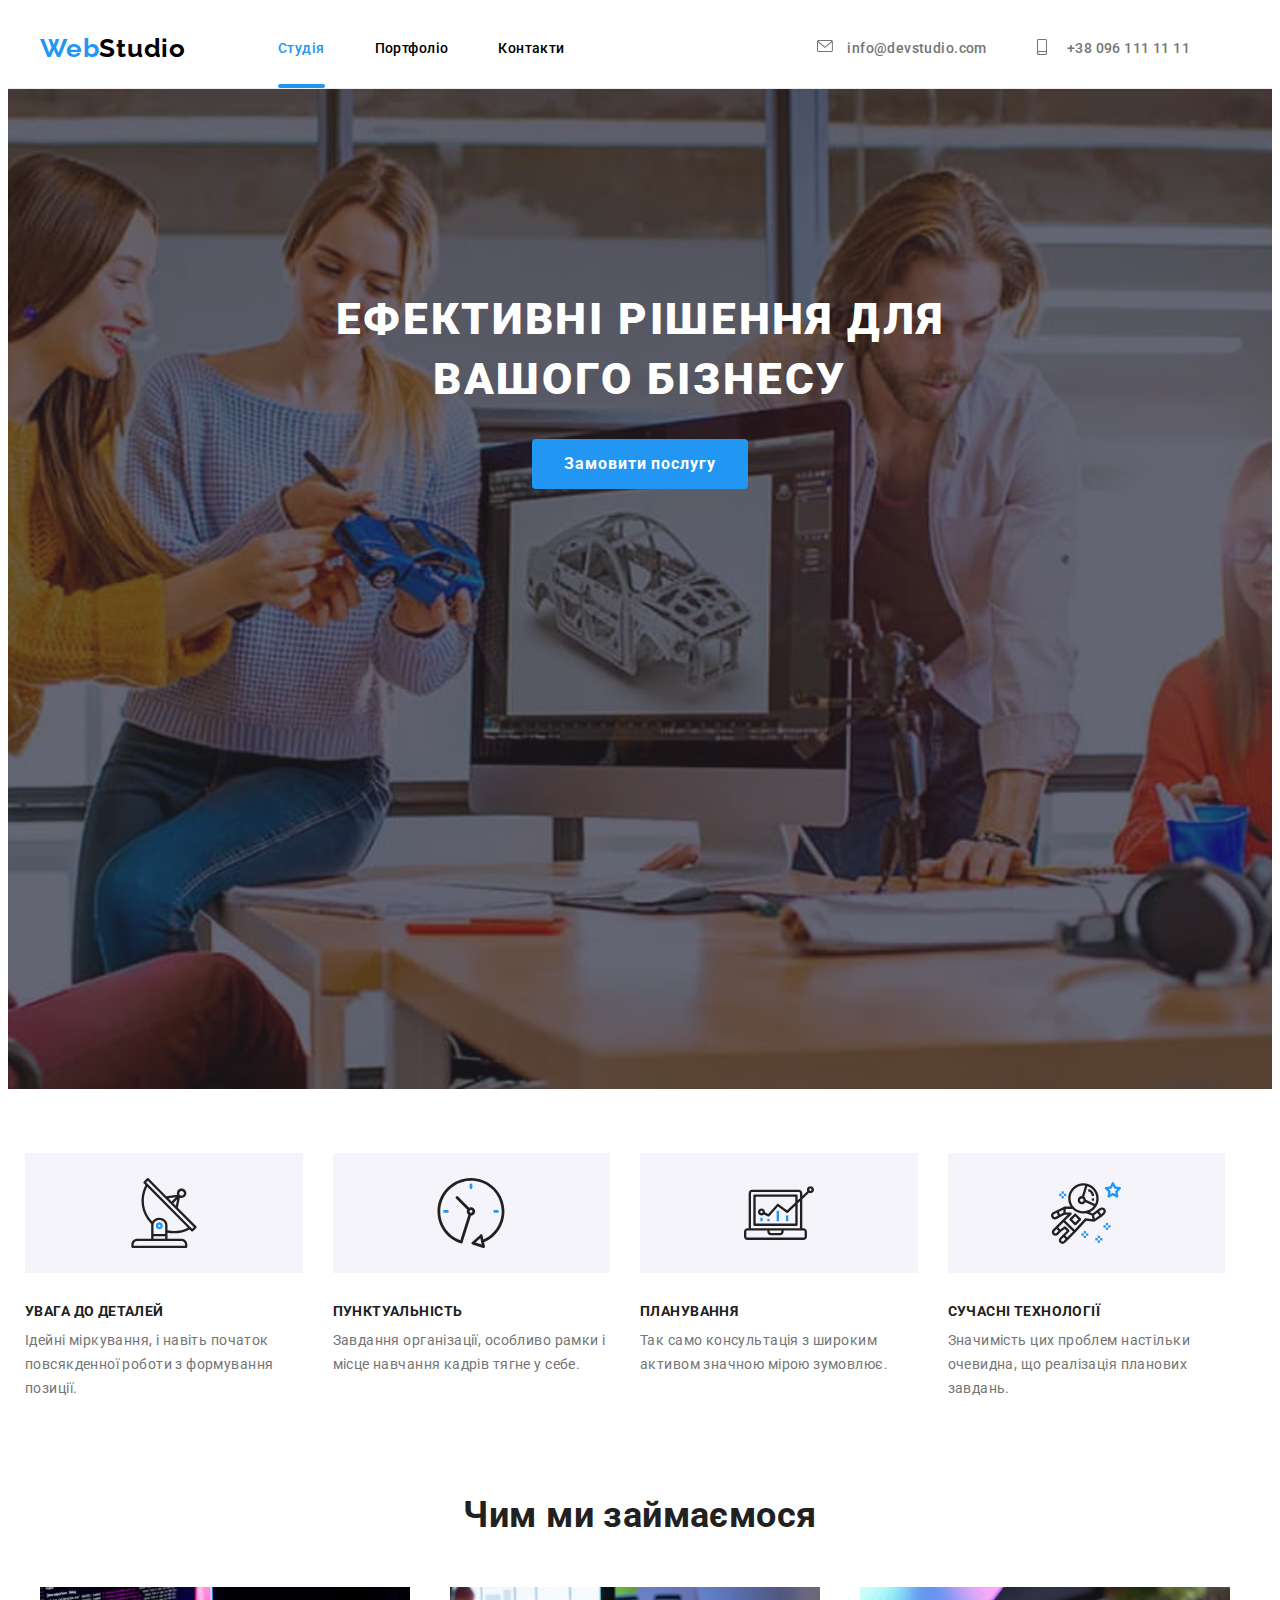
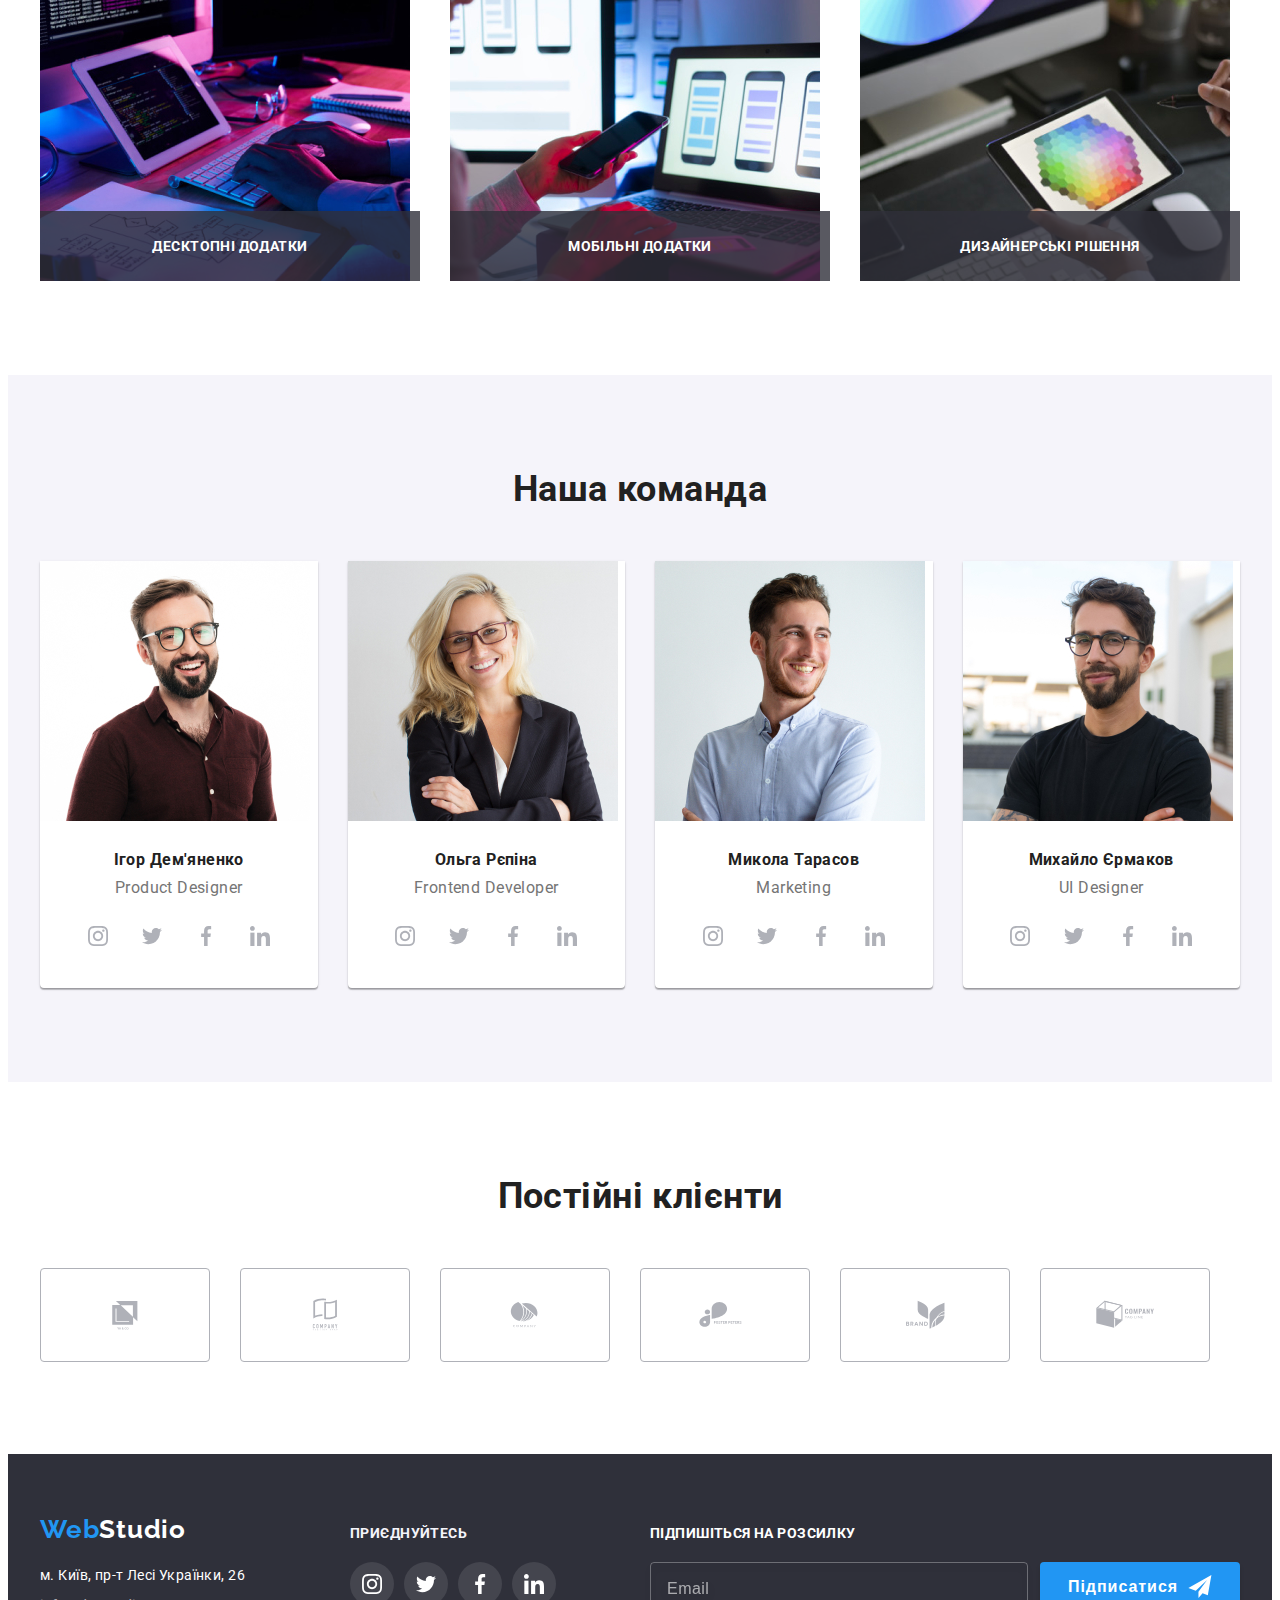
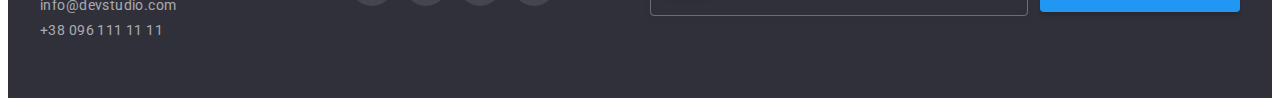
<file: index.html>
<!DOCTYPE html>
<html lang="uk">
<head>
    <meta charset="UTF-8">
    <meta http-equiv="X-UA-Compatible" content="IE=edge">
    <meta name="viewport" content="width=device-width, initial-scale=1.0">
    <link rel="stylesheet" href="https://cdnjs.cloudflare.com/ajax/libs/modern-normalize/1.1.0/modern-normalize.min.css" integrity="sha512-wpPYUAdjBVSE4KJnH1VR1HeZfpl1ub8YT/NKx4PuQ5NmX2tKuGu6U/JRp5y+Y8XG2tV+wKQpNHVUX03MfMFn9Q==" crossorigin="anonymous" referrerpolicy="no-referrer">
    <link rel="stylesheet" href="css/main.min.css">
    <link href="https://fonts.googleapis.com/css2?family=Raleway:wght@700&family=Roboto:wght@400;500;700;900&display=swap" rel="stylesheet">
    <title>WebStudio</title>
</head>
<body>
    <header class="header">
        <div class="container header-container">
            <nav class="navigation">
                <a class="logo link" href="./index.html"><span lang="en">Web<span class="logo_part-header">Studio</span></span></a>
                <ul class="nav-list list">
                    <li class="nav-list__item"><a class="nav-link link current" href="./index.html">Студія</a></li>
                    <li class="nav-list__item"><a class="nav-link link" href="./portfolio.html">Портфоліо</a></li>
                    <li class="nav-list__item"><a class="nav-link link" href="#">Контакти</a></li>
                </ul>
            </nav>
                <ul class="contacts-list list">
                    <li class="contact-list__link contact-list__mail">
                        <a href="mailto:info@devstudio.com" class="contacts contact-icon link">
                            <svg class="contact-icon-mail">
                                <use href="./images/sprite.svg#email" width="16" height="12"></use>
                            </svg>info@devstudio.com
                        </a>
                    </li>
                    <li class="contact-list__link contact-list__number">
                        <a href="tel:+380961111111" class="contacts contact-icon link">
                            <svg class="contact-icon-number">
                                <use href="./images/sprite.svg#smartphone" width="10" height="16"></use>
                            </svg>+38 096 111 11 11
                        </a>
                    </li>
                </ul>
        </div>
    </header>
    <main>
        <section class="hero-section">
            <div class="container">
                <h1 class="main-title">Ефективні рішення для вашого бізнесу</h1>
                <button type="button" class="main-btn" data-modal-open>Замовити послугу</button>
            </div>
        </section>
        <section class="about-hero section">
            <div class="container">
                <h2 class="visually-hidden">Переваги та послуги, які надає веб-сайт</h2>
                <ul class="about-hero list">
                    <li class="about-hero-card icon-antenna">
                        <h3 class="section-list-title">увага до деталей</h3>
                        <p class="section-list-text">
                            Ідейні міркування, і навіть початок повсякденної роботи з формування позиції.
                        </p>
                    </li>
                    <li class="about-hero-card icon-clock">
                        <h3 class="section-list-title">пунктуальність</h3>
                        <p class="section-list-text">
                            Завдання організації, особливо рамки і місце навчання кадрів тягне у себе.
                        </p>
                    </li>
                    <li class="about-hero-card icon-diagram">
                        <h3 class="section-list-title">планування</h3>
                        <p class="section-list-text">
                            Так само консультація з широким активом значною мірою зумовлює.
                        </p>
                    </li>
                    <li class="about-hero-card icon-astronaut">
                        <h3 class="section-list-title">сучасні технології</h3>
                        <p class="section-list-text">
                            Значимість цих проблем настільки очевидна, що реалізація планових завдань.
                        </p>
                    </li>
                </ul>
            </div>
        </section>
        <section class="about-section section">
            <div class="about container">
                <h2 class="section-title">Чим ми займаємося</h2>
                <ul class="about-list list">
                    <li class="about-card">
                        <div class="about-img">
                            <h3 class="about-img-title">десктопні додатки</h3>
                            <img src="./images/img1.jpg" alt="Робота над версткою" width="370" height="294">
                        </div>
                    </li>
                    <li class="about-card">
                        <div class="about-img">
                            <h3 class="about-img-title">мобільні додатки</h3>
                            <img src="./images/img2.jpg" alt="Робота над функціоналом застосунку" width="370" height="294">
                        </div>
                    </li>
                    <li class="about-card">
                        <div class="about-img">
                            <h3 class="about-img-title">дизайнерські рішення</h3>
                            <img src="./images/img3.jpg" alt="Робота над кольоровою гаммою" width="370" height="294">
                        </div>
                    </li>
                </ul>
            </div>
        </section>
        <section class="employees-section section">
            <div class="employees container">
                <h2 class="section-title">Наша команда</h2>
                <ul class="employees-list list">
                    <li class="employees-card">
                        <img src="./images/igor.jpg"
                            alt="Ігор Дем'яненко" width="270" height="260"
                        >
                        <div class="employees-content-wrapper">
                            <h3 class="section-hero">Ігор Дем'яненко</h3>
                            <p lang="en" class="section-text">Product Designer</p>
                            <ul class="social-list list">
                                <li class="social-list__item">
                                    <a class="social-list__item-link" href="#">
                                        <svg class="social-list__icon">
                                            <use href="./images/sprite.svg#instagram"></use>
                                        </svg>
                                    </a>
                                </li>
                                <li class="social-list__item">
                                    <a class="social-list__item-link" href="#">
                                        <svg class="social-list__icon">
                                            <use href="./images/sprite.svg#twitter"></use>
                                        </svg>
                                    </a>
                                </li>
                                <li class="social-list__item">
                                    <a class="social-list__item-link" href="#">
                                        <svg class="social-list__icon">
                                            <use href="./images/sprite.svg#facebook"></use>
                                        </svg>
                                    </a>
                                </li>
                                <li class="social-list__item">
                                    <a class="social-list__item-link" href="#">
                                        <svg class="social-list__icon">
                                            <use href="./images/sprite.svg#linkedin"></use>
                                        </svg>
                                    </a>
                                </li>
                            </ul>
                        </div>
                    </li>
                    <li class="employees-card">
                        <img src="./images/olga.jpg" 
                            alt="Ольга Рєпіна" width="270" height="260"
                        >
                        <div class="employees-content-wrapper">
                           <h3 class="section-hero">Ольга Рєпіна</h3>
                            <p lang="en" class="section-text">Frontend Developer</p> 
                            <ul class="social-list list">
                                <li class="social-list__item">
                                    <a class="social-list__item-link" href="#">
                                        <svg class="social-list__icon">
                                            <use href="./images/sprite.svg#instagram"></use>
                                        </svg>
                                    </a>
                                </li>
                                <li class="social-list__item">
                                    <a class="social-list__item-link" href="#">
                                        <svg class="social-list__icon">
                                            <use href="./images/sprite.svg#twitter"></use>
                                        </svg>
                                    </a>
                                </li>
                                <li class="social-list__item">
                                    <a class="social-list__item-link" href="#">
                                        <svg class="social-list__icon">
                                            <use href="./images/sprite.svg#facebook"></use>
                                        </svg>
                                    </a>
                                </li>
                                <li class="social-list__item">
                                    <a class="social-list__item-link" href="#">
                                        <svg class="social-list__icon">
                                            <use href="./images/sprite.svg#linkedin"></use>
                                        </svg>
                                    </a>
                                </li>
                            </ul>
                        </div>   
                    </li>
                    <li class="employees-card">
                        <img src="./images/mykola.jpg" 
                            alt="Микола Тарасов" width="270" height="260"
                        >
                        <div class="employees-content-wrapper">
                            <h3 class="section-hero">Микола Тарасов</h3>
                            <p lang="en" class="section-text">Marketing</p>
                            <ul class="social-list list">
                                <li class="social-list__item">
                                    <a class="social-list__item-link" href="#">
                                        <svg class="social-list__icon">
                                            <use href="./images/sprite.svg#instagram"></use>
                                        </svg>
                                    </a>
                                </li>
                                <li class="social-list__item">
                                    <a class="social-list__item-link" href="#">
                                        <svg class="social-list__icon">
                                            <use href="./images/sprite.svg#twitter"></use>
                                        </svg>
                                    </a>
                                </li>
                                <li class="social-list__item">
                                    <a class="social-list__item-link" href="#">
                                        <svg class="social-list__icon">
                                            <use href="./images/sprite.svg#facebook"></use>
                                        </svg>
                                    </a>
                                </li>
                                <li class="social-list__item">
                                    <a class="social-list__item-link" href="#">
                                        <svg class="social-list__icon">
                                            <use href="./images/sprite.svg#linkedin"></use>
                                        </svg>
                                    </a>
                                </li>
                            </ul>
                        </div>
                    </li>
                    <li class="employees-card">
                        <img src="./images/misha.jpg" 
                            alt="Михайло Єрмаков" width="270" height="260"
                        >
                        <div class="employees-content-wrapper">
                            <h3 class="section-hero">Михайло Єрмаков</h3>
                            <p lang="en" class="section-text">UI Designer</p>
                            <ul class="social-list list">
                                <li class="social-list__item">
                                    <a class="social-list__item-link" href="#">
                                        <svg class="social-list__icon">
                                            <use href="./images/sprite.svg#instagram"></use>
                                        </svg>
                                    </a>
                                </li>
                                <li class="social-list__item">
                                    <a class="social-list__item-link" href="#">
                                        <svg class="social-list__icon">
                                            <use href="./images/sprite.svg#twitter"></use>
                                        </svg>
                                    </a>
                                </li>
                                <li class="social-list__item">
                                    <a class="social-list__item-link" href="#">
                                        <svg class="social-list__icon">
                                            <use href="./images/sprite.svg#facebook"></use>
                                        </svg>
                                    </a>
                                </li>
                                <li class="social-list__item">
                                    <a class="social-list__item-link" href="#">
                                        <svg class="social-list__icon">
                                            <use href="./images/sprite.svg#linkedin"></use>
                                        </svg>
                                    </a>
                                </li>
                            </ul>
                        </div>
                    </li>
                </ul>
            </div>
        </section>
        <section class="client-section section">
            <div class="container">
                <h2 class="section-title">Постійні клієнти</h2>
                <ul class="client-list list">
                    <li class="client-list-item">
                        <a href="#" class="client-list-link link">
                            <svg class="client-icon" width="106" height="60">
                                <use href="./images/sprite.svg#client-1"></use>
                            </svg>
                        </a>
                    </li>
                    <li class="client-list-item">
                        <a href="#" class="client-list-link link">
                            <svg class="client-icon" width="106" height="60">
                                <use href="./images/sprite.svg#client-2"></use>
                            </svg>
                        </a>
                    </li>
                    <li class="client-list-item">
                        <a href="#" class="client-list-link link">
                            <svg class="client-icon" width="106" height="60">
                                <use href="./images/sprite.svg#client-3"></use>
                            </svg>
                        </a>
                    </li>
                    <li class="client-list-item">
                        <a href="#" class="client-list-link link">
                            <svg class="client-icon" width="106" height="60">
                                <use href="./images/sprite.svg#client-4"></use>
                            </svg>
                        </a>
                    </li>
                    <li class="client-list-item">
                        <a href="#" class="client-list-link link">
                            <svg class="client-icon" width="106" height="60">
                                <use href="./images/sprite.svg#client-5"></use>
                            </svg>
                        </a>
                    </li>
                    <li class="client-list-item">
                        <a href="#" class="client-list-link link">
                            <svg class="client-icon" width="106" height="60">
                                <use href="./images/sprite.svg#client-6"></use>
                            </svg>
                        </a>
                    </li>
                </ul>
            </div>
        </section>
    </main>
    <footer class="footer">
       <div class="container address-social">
            <div>
                <a class="link logo-footer" href="./index.html"><span lang="en">Web<span class="logo-part-footer">Studio</span></span></a>
                <address>
                    <ul class="list">
                        <li class="footer-list-item">
                            <a href="#" class="address">м. Київ, пр-т Лесі Українки, 26</a>
                        </li>
                        <li class="footer-list-item">
                            <a href="mailto:info@devstudio.com"
                                class="contacts-footer contacts contact-mail link">info@devstudio.com</a>
                        </li>
                        <li class="footer-list-item">
                            <a href="tel:+380961111111" class="contacts-footer contacts contact-number link">+38 096 111 11 11</a>
                        </li>
                    </ul>
                </address>
            </div>
            <div class="social-footer">
                <div class="footer-social">
                    <h2 class="footer-title">приєднуйтесь</h2>
                    <ul class="social-list-footer list">
                        <li class="social-list-footer__item">
                            <a class="social-list-footer__item-link" href="#">
                                <svg class="social-list-footer__icon">
                                    <use href="./images/sprite.svg#instagram"></use>
                                </svg>
                            </a>
                        </li>
                        <li class="social-list-footer__item">
                            <a class="social-list-footer__item-link" href="#">
                                <svg class="social-list-footer__icon">
                                    <use href="./images/sprite.svg#twitter"></use>
                                </svg>
                            </a>
                        </li>
                        <li class="social-list-footer__item">
                            <a class="social-list-footer__item-link" href="#">
                                <svg class="social-list-footer__icon">
                                    <use href="./images/sprite.svg#facebook"></use>
                                </svg>
                            </a>
                        </li>
                        <li class="social-list-footer__item">
                            <a class="social-list-footer__item-link" href="#">
                                <svg class="social-list-footer__icon">
                                    <use href="./images/sprite.svg#linkedin"></use>
                                </svg>
                            </a>
                        </li>
                    </ul>
                </div>
                <form name="subscription" class="subscription">
                    <p class="sub-label">підпишіться на розсилку</p>
                    <div class="sub">
                        <input type="email" name="email" placeholder="Email" class="sub-input">
                        <button type="submit" class="sub-btn">
                            Підписатися
                            <svg width="24" height="24" class="sub-icon">
                                <use href="./images/sprite.svg#send"></use>
                            </svg>
                        </button>
                    </div>
                </form>
            </div>
       </div>
    </footer>
    <div class="backdrop is-hidden" data-modal>
        <div class="modal">
            <button class="modal-close-btn" type="button" data-modal-close>
                <svg class="modal-close-icon" width="18" height="18">
                    <use href="./images/sprite.svg#close"></use>
                </svg>
            </button>
            <form class="contact-form">
                <p class="contact-form-title">Залиште свої дані, ми вам передзвонимо</p>
                <label class="contact-form-field">
                    <span class="contact-form-label">Ім'я</span>
                    <span class="contact-form-input-wrapper">
                        <input type="text" name="user-name" class="contact-form-input">
                        <svg class="contact-form-icon" width="18" height="18">
                            <use href="./images/sprite.svg#person-black"></use>
                        </svg>
                    </span>
                </label>
                <label class="contact-form-field">
                    <span class="contact-form-label">Телефон</span>
                    <span class="contact-form-input-wrapper">
                        <input type="tel" name="user-phone" class="contact-form-input">
                        <svg class="contact-form-icon" width="18" height="18">
                            <use href="./images/sprite.svg#phone-black"></use>
                        </svg>
                    </span> 
                </label>
                <label class="contact-form-field">
                    <span class="contact-form-label">Пошта</span>
                    <span class="contact-form-input-wrapper">
                        <input type="email" name="user-email" class="contact-form-input">
                        <svg class="contact-form-icon" width="18" height="18">
                            <use href="./images/sprite.svg#email-black"></use>
                        </svg>
                    </span>
                </label>
                <label class="contact-form-field">
                    <span class="contact-form-label">Коментар</span>
                    <textarea name="user-message" placeholder="Введіть текст" class="contact-form-message"></textarea>
                </label>
                <div class="contact-form-checkbox-wrapper">
                    <input name="accept-policy" type="checkbox" class="contact-form-checkbox" id="policy-checkbox" required>
                    <label for="policy-checkbox" class="contact-form-label-checkbox">Погоджуюся з розсилкою та приймаю <a href="#" class="contact-form-link">Умови договору</a></label>
                </div>
                <button type="submit" class="contact-form-submit-btn">Відправити</button>
            </form>
        </div>
    </div>
<script src="./js/modal.js"></script>
</body>
</html>
</file>
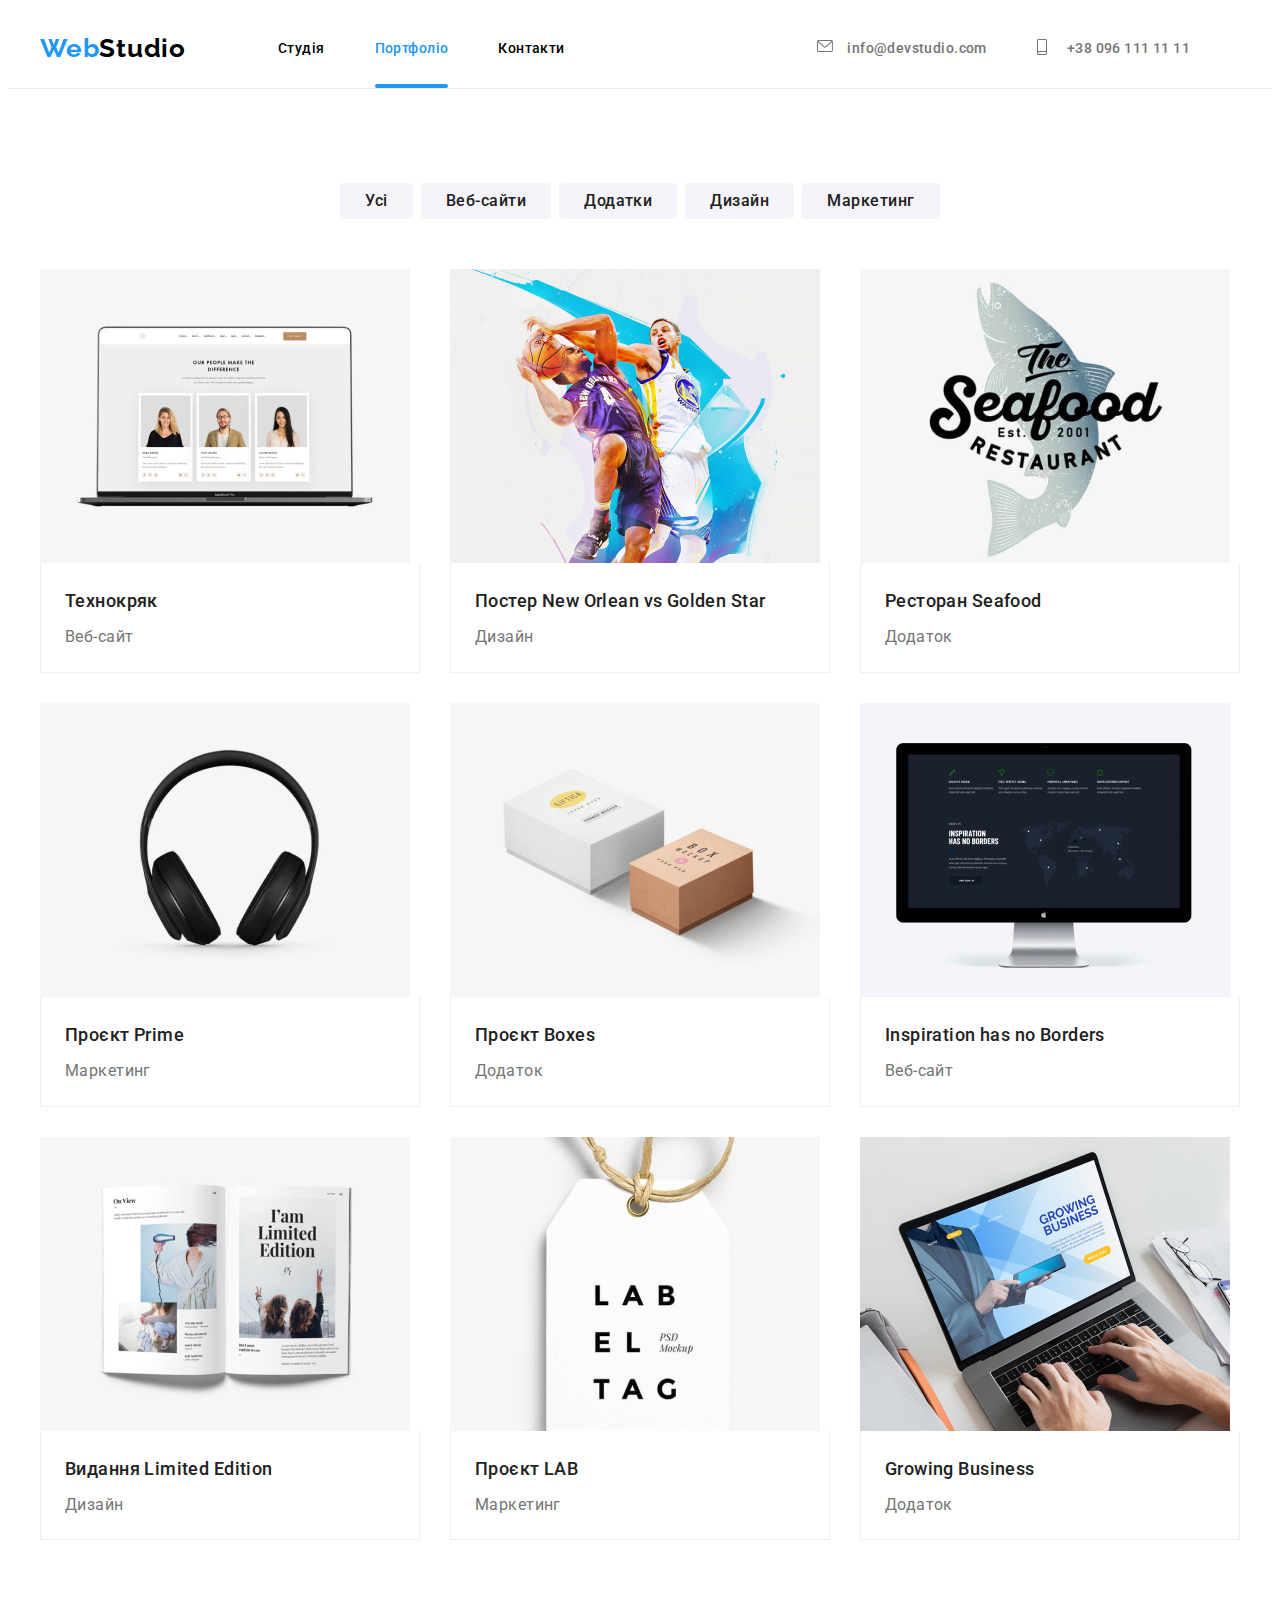
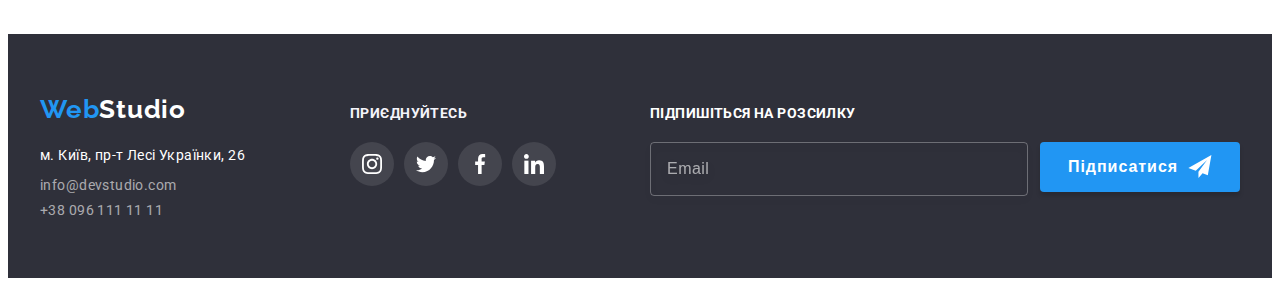
<file: portfolio.html>
<!DOCTYPE html>
<html lang="uk">

<head>
    <meta charset="UTF-8">
    <meta http-equiv="X-UA-Compatible" content="IE=edge">
    <meta name="viewport" content="width=device-width, initial-scale=1.0">
    <link rel="stylesheet" href="https://cdnjs.cloudflare.com/ajax/libs/modern-normalize/1.1.0/modern-normalize.min.css" integrity="sha512-wpPYUAdjBVSE4KJnH1VR1HeZfpl1ub8YT/NKx4PuQ5NmX2tKuGu6U/JRp5y+Y8XG2tV+wKQpNHVUX03MfMFn9Q==" crossorigin="anonymous" referrerpolicy="no-referrer">
    <link rel="stylesheet" href="css/portfolio.min.css">
    <link
        href="https://fonts.googleapis.com/css2?family=Raleway:wght@700&family=Roboto:wght@400;500;700;900&display=swap"
        rel="stylesheet">
    <title>Портфоліо</title>
</head>

<body>
    <header class="header">
        <div class="container header-container">
            <nav class="navigation">
                <a class="logo link" href="./index.html"><span lang="en">Web<span class="logo_part-header">Studio</span></span></a>
                <ul class="nav-list list">
                    <li class="nav-list-item"><a class="nav-link link" href="./index.html">Студія</a></li>
                    <li class="nav-list-item"><a class="nav-link link current" href="./portfolio.html">Портфоліо</a></li>
                    <li class="nav-list-item"><a class="nav-link link" href="#">Контакти</a></li>
                </ul>
            </nav>
            <ul class="contacts-list list">
                <li class="contact-list-link contact-list-mail">
                    <a href="mailto:info@devstudio.com" class="contacts contact-icon link">
                        <svg class="contact-icon-mail">
                            <use href="./images/sprite.svg#email" width="16" height="12"></use>
                        </svg>info@devstudio.com
                    </a>
                </li>
                <li class="contact-list-link contact-list-number">
                    <a href="tel:+380961111111" class="contacts contact-icon link">
                        <svg class="contact-icon-number">
                            <use href="./images/sprite.svg#smartphone" width="10" height="16"></use>
                        </svg>+38 096 111 11 11
                    </a>
                </li>
            </ul>
        </div>

    </header>
    <main>
        <section class="section">
            <div class="container">
                <h1 class="visually-hidden">Прихований заголовок</h1>
                <ul class="gallery-nav-list list">
                    <li class="gallery-nav-list-item">
                        <button class="gallery-btn-list" type="button">Усі</button>
                    </li>
                    <li class="gallery-nav-list-item">
                        <button class="gallery-btn-list" type="button">Веб-сайти</button>
                    </li>
                    <li class="gallery-nav-list-item">
                        <button class="gallery-btn-list" type="button">Додатки</button>
                    </li>
                    <li class="gallery-nav-list-item">
                        <button class="gallery-btn-list" type="button">Дизайн</button>
                    </li>
                    <li class="gallery-nav-list-item">
                        <button class="gallery-btn-list" type="button">Маркетинг</button>
                    </li>
                </ul>
                <ul class="gallery-list list">
                    <li class="gallery-card">
                        <a href="#" class="gallery-card-link link-list">
                            <div class="sliding">
                                <img src="./images/techno.jpg" alt="розгорнутий ноутбук" width="370" height:="294">
                                <div class="sliding-box">
                                    <p class="sliding-text">
                                        Ресурс пропонує комплексні пропозиції з різним рівнем функціоналу та сервісів. Все це дозволить відвідувачу отримати
                                        вичерпні відомості про компанію чи приватну особу.
                                    </p>
                                </div>
                            </div>
                            <div class="gallery-content-wrapper">
                                <h2 class="project-title">Технокряк</h2>
                                <p class="project-text">Веб-сайт</p>
                            </div>
                        </a>
                    </li>
                    <li class="gallery-card">
                        <a href="#" class="gallery-card-link link-list">
                            <div class="sliding">
                                <img src="./images/poster.jpg" alt="два баскетболіста" width="370" height="294">
                                <div class="sliding-box">
                                    <p class="sliding-text">
                                        Lorem ipsum dolor sit amet consectetur adipisicing elit. Praesentium eligendi suscipit, iure autem magnam quidem odio? Tempora porro fugit eligendi voluptates, odio culpa quo fuga!
                                    </p>
                                </div>
                            </div>
                            <div class="gallery-content-wrapper">
                                <h2 class="project-title">Постер <span lang="en">New Orlean vs Golden Star</span></h2>
                                <p class="project-text">Дизайн</p>
                            </div>
                        </a>
                    </li>
                    <li class="gallery-card">
                        <a href="#" class="gallery-card-link link-list">
                            <div class="sliding">
                                <img src="./images/restourant.jpg" alt="риба" width="370" height="294">
                                <div class="sliding-box">
                                    <p class="sliding-text">
                                        Lorem ipsum dolor sit amet consectetur adipisicing elit. Praesentium eligendi suscipit, iure autem magnam quidem odio? Tempora porro fugit eligendi voluptates, odio culpa quo fuga!
                                    </p>
                                </div>
                            </div>
                            <div class="gallery-content-wrapper">
                                <h2 class="project-title">Ресторан <span lang="en">Seafood</span></h2>
                                <p class="project-text">Додаток</p>
                            </div>
                        </a>
                    </li>
                    <li class="gallery-card">
                        <a href="#" class="gallery-card-link link-list">
                            <div class="sliding">
                                <img src="./images/prime.jpg" alt="навушники" width="370" height="294">
                                <div class="sliding-box">
                                    <p class="sliding-text">
                                        Lorem ipsum dolor sit amet consectetur adipisicing elit. Praesentium eligendi suscipit, iure autem magnam quidem odio? Tempora porro fugit eligendi voluptates, odio culpa quo fuga!
                                    </p>
                                </div>
                            </div>
                            <div class="gallery-content-wrapper">
                                <h2 class="project-title">Проєкт <span lang="en">Prime</span></h2>
                                <p class="project-text">Маркетинг</p>
                            </div>
                        </a>
                    </li>
                    <li class="gallery-card">
                        <a href="#" class="gallery-card-link link-list">
                            <div class="sliding">
                                <img src="./images/boxes.jpg" alt="дві коробки" width="370" height="294">
                                <div class="sliding-box">
                                    <p class="sliding-text">
                                        Lorem ipsum dolor sit amet consectetur adipisicing elit. Praesentium eligendi suscipit, iure autem magnam quidem odio? Tempora porro fugit eligendi voluptates, odio culpa quo fuga!
                                    </p>
                                </div>
                            </div>
                            <div class="gallery-content-wrapper">
                                <h2 class="project-title">Проєкт <span lang="en">Boxes</span></h2>
                                <p class="project-text">Додаток</p>
                            </div>
                        </a>
                    </li>
                    <li class="gallery-card">
                        <a href="#" class="gallery-card-link link-list">
                            <div class="sliding">
                                <img src="./images/borders.jpg" alt="монітор комп'єтера" width="370" height="294">
                                <div class="sliding-box">
                                    <p class="sliding-text">
                                        Lorem ipsum dolor sit amet consectetur adipisicing elit. Praesentium eligendi suscipit, iure autem magnam quidem odio? Tempora porro fugit eligendi voluptates, odio culpa quo fuga!
                                    </p>
                                </div>
                            </div>
                            <div class="gallery-content-wrapper">
                                <h2 class="project-title"><span lang="en">Inspiration has no Borders</span></h2>
                                <p class="project-text">Веб-сайт</p>
                            </div>
                        </a>
                    </li>
                    <li class="gallery-card">
                        <a href="#" class="gallery-card-link link-list">
                            <div class="sliding">
                                <img src="./images/edition.jpg" alt="журнал" width="370" height="294">
                                <div class="sliding-box">
                                    <p class="sliding-text">
                                        Lorem ipsum dolor sit amet consectetur adipisicing elit. Praesentium eligendi suscipit, iure autem magnam quidem odio? Tempora porro fugit eligendi voluptates, odio culpa quo fuga!
                                    </p>
                                </div>
                            </div>
                            <div class="gallery-content-wrapper">
                                <h2 class="project-title">Видання <span lang="en">Limited Edition</span></h2>
                                <p class="project-text">Дизайн</p>
                            </div>
                        </a>
                    </li>
                    <li class="gallery-card">
                        <a href="#" class="gallery-card-link link-list">
                            <div class="sliding">
                                <img src="./images/lab.jpg" alt="бірка" width="370" height="294">
                                <div class="sliding-box">
                                    <p class="sliding-text">
                                        Lorem ipsum dolor sit amet consectetur adipisicing elit. Praesentium eligendi suscipit, iure autem magnam quidem odio? Tempora porro fugit eligendi voluptates, odio culpa quo fuga!
                                    </p>
                                </div>
                            </div>
                            <div class="gallery-content-wrapper">
                                <h2 class="project-title">Проєкт <span lang="en">LAB</span></h2>
                                <p class="project-text">Маркетинг</p>
                            </div>
                        </a>
                    </li>
                    <li class="gallery-card">
                        <a href="#" class="gallery-card-link link-list">
                            <div class="sliding">
                                <img src="./images/growing.jpg" alt="ноутбук" width="370" height="294">
                                <div class="sliding-box">
                                    <p class="sliding-text">
                                        Lorem ipsum dolor sit amet consectetur adipisicing elit. Praesentium eligendi suscipit, iure autem magnam quidem odio? Tempora porro fugit eligendi voluptates, odio culpa quo fuga!
                                    </p>
                                </div>
                            </div>
                            <div class="gallery-content-wrapper">
                                <h2 class="project-title"><span lang="en">Growing Business</span></h2>
                                <p class="project-text">Додаток</p>
                            </div>
                        </a>
                    </li>
                </ul>
            </div>
        </section>
    </main>
<footer class="footer">
    <div class="container address-social">
        <div>
            <a class="link logo-footer" href="./index.html"><span lang="en">Web<span
                        class="logo-part-footer">Studio</span></span></a>
            <address>
                <ul class="list">
                    <li class="footer-list-item">
                        <a href="#" class="address">м. Київ, пр-т Лесі Українки, 26</a>
                    </li>
                    <li class="footer-list-item">
                        <a href="mailto:info@devstudio.com"
                            class="contacts-footer contacts contact-mail link">info@devstudio.com</a>
                    </li>
                    <li class="footer-list-item">
                        <a href="tel:+380961111111" class="contacts-footer contacts contact-number link">+38 096 111 11
                            11</a>
                    </li>
                </ul>
            </address>
        </div>
        <div class="social-footer">
            <div class="footer-social">
                <h2 class="footer-title">приєднуйтесь</h2>
                <ul class="social-list-footer list">
                    <li class="social-list-footer__item">
                        <a class="social-list-footer__item-link" href="#">
                            <svg class="social-list-footer__icon">
                                <use href="./images/sprite.svg#instagram"></use>
                            </svg>
                        </a>
                    </li>
                    <li class="social-list-footer__item">
                        <a class="social-list-footer__item-link" href="#">
                            <svg class="social-list-footer__icon">
                                <use href="./images/sprite.svg#twitter"></use>
                            </svg>
                        </a>
                    </li>
                    <li class="social-list-footer__item">
                        <a class="social-list-footer__item-link" href="#">
                            <svg class="social-list-footer__icon">
                                <use href="./images/sprite.svg#facebook"></use>
                            </svg>
                        </a>
                    </li>
                    <li class="social-list-footer__item">
                        <a class="social-list-footer__item-link" href="#">
                            <svg class="social-list-footer__icon">
                                <use href="./images/sprite.svg#linkedin"></use>
                            </svg>
                        </a>
                    </li>
                </ul>
            </div>
            <form name="subscription" class="subscription">
                <p class="sub-label">підпишіться на розсилку</p>
                <div class="sub">
                    <input type="email" name="email" placeholder="Email" class="sub-input">
                    <button type="submit" class="sub-btn">
                        Підписатися
                        <svg width="24" height="24" class="sub-icon">
                            <use href="./images/sprite.svg#send"></use>
                        </svg>
                    </button>
                </div>
            </form>
        </div>
    </div>
</footer>
</body>

</html>
</file>
<file: css/main.min.css>
:root{--primary-color: #212121;--secondary-text-color: #757575;--button-bg-color: #2196F3;--hover-focus-btn-bg-color: #188CE8;--white-color: #fff;--btn-bg-color: #F5F4FA;--logo-secondary-color: #000000;--bg-color: #2F303A;--hidden-title: hidden;--timing-function: cubic-bezier(0.4, 0, 0.2, 1);--primary-fonts: "Roboto", sans-serif;--second-fonts: "Raleway", sans-serif}.visually-hidden{position:absolute;width:1px;height:1px;margin:-1px;border:0;padding:0;white-space:nowrap;-webkit-clip-path:inset(100%);clip-path:inset(100%);clip:rect(0 0 0 0);overflow:hidden}body{font-family:var(--primary-fonts);font-size:14px;letter-spacing:.03em;color:var(--primary-color);background-color:var(--white-color)}h1,h2,h3,h4,h5,h6,p{margin-top:0;margin-bottom:0}ol,ul{margin-top:0;margin-bottom:0;padding-left:0}img{display:block;max-width:100%;height:auto}.list{list-style:none}.link{text-decoration:none}.section{padding-top:94px;padding-bottom:94px}.container{width:1200px;padding-left:15px;padding-right:15px;margin-left:auto;margin-right:auto}.main-btn{min-width:216px;min-height:50px;padding:10px 32px;font-family:inherit;font-size:16px;font-weight:700;line-height:1.875;letter-spacing:.06em;cursor:pointer;color:var(--white-color);background-color:var(--button-bg-color);border:none;border-radius:4px;-webkit-transition:background-color 250ms var(--timing-function);transition:background-color 250ms var(--timing-function)}.main-btn:hover,.main-btn:focus{background-color:var(--hover-focus-btn-bg-color)}.main-title{width:696px;margin:0 auto;margin-bottom:30px;font-size:44px;font-weight:900;line-height:1.3636363636;letter-spacing:.06em;color:var(--white-color);text-transform:uppercase}.section-title{font-size:36px;line-height:1.16;color:var(--title-color);margin-bottom:50px;text-align:center}.social-list{display:-webkit-box;display:-ms-flexbox;display:flex;-webkit-box-pack:center;-ms-flex-pack:center;justify-content:center;margin:0 auto}.social-list__item-link{display:-webkit-box;display:-ms-flexbox;display:flex;-webkit-box-pack:center;-ms-flex-pack:center;justify-content:center;-webkit-box-align:center;-ms-flex-align:center;align-items:center;width:44px;height:44px;border-radius:50%;background-color:#fff;-webkit-transition:background-color 250ms var(--timing-function);transition:background-color 250ms var(--timing-function)}.social-list__item-link:hover,.social-list__item-link:focus{outline:none;background-color:#2196f3}.social-list__item:not(:last-child){margin-right:10px}.social-list__icon{fill:#afb1b8;width:20px;height:20px;-webkit-transition:fill 250ms var(--timing-function);transition:fill 250ms var(--timing-function)}.social-list__item-link:hover .social-list__icon,.social-list__item-link:focus .social-list__icon{outline:none;fill:#fff}.social-list-footer{display:-webkit-box;display:-ms-flexbox;display:flex}.social-list-footer__item-link{display:-webkit-box;display:-ms-flexbox;display:flex;-webkit-box-pack:center;-ms-flex-pack:center;justify-content:center;-webkit-box-align:center;-ms-flex-align:center;align-items:center;width:44px;height:44px;border-radius:50%;background-color:rgba(255,255,255,.1);-webkit-transition:background-color 250ms var(--timing-function);transition:background-color 250ms var(--timing-function)}.social-list-footer__item-link:hover,.social-list-footer__item-link:focus{outline:none;background-color:#2196f3}.social-list-footer__icon{fill:#fff;width:20px;height:20px}.social-list-footer__item-link:hover .social-list-footer__icon,.social-list-footer__item-link:focus .social-list-footer__icon{outline:none;fill:#fff}.social-list-footer__item:not(:last-child){margin-right:10px}.logo{margin-right:92px;font-family:var(--second-fonts);font-weight:700;font-size:26px;letter-spacing:.03em;color:var(--button-bg-color)}.logo_part-header{color:var(--logo-secondary-color)}.logo-footer{display:block;margin-bottom:20px;font-family:var(--second-fonts);font-weight:700;font-size:26px;letter-spacing:.03em;color:var(--button-bg-color)}.logo-part-footer{color:var(--white-color)}.subscription{margin-left:94px}.sub-label{display:-webkit-box;display:-ms-flexbox;display:flex;font-weight:700;font-size:14px;line-height:1.14;letter-spacing:.03em;text-transform:uppercase;color:#fff;margin-bottom:20px}.sub{display:-webkit-box;display:-ms-flexbox;display:flex}.sub-input{width:358px;height:50px;padding-left:16px;border:1px solid rgba(255,255,255,.3);-webkit-filter:drop-shadow(0px 4px 4px rgba(0, 0, 0, 0.15));filter:drop-shadow(0px 4px 4px rgba(0, 0, 0, 0.15));border-radius:4px;background-color:rgba(0,0,0,0);color:var(--white-color);-webkit-transition:border-color 250ms var(--timing-function),outline 250ms var(--timing-function);transition:border-color 250ms var(--timing-function),outline 250ms var(--timing-function)}.sub-input:focus{outline:none;border-color:var(--button-bg-color)}.sub-input::-webkit-input-placeholder{font-weight:400;font-size:16px;line-height:1.25;letter-spacing:.03em;color:rgba(255,255,255,.6)}.sub-input::-moz-placeholder{font-weight:400;font-size:16px;line-height:1.25;letter-spacing:.03em;color:rgba(255,255,255,.6)}.sub-input:-ms-input-placeholder{font-weight:400;font-size:16px;line-height:1.25;letter-spacing:.03em;color:rgba(255,255,255,.6)}.sub-input::-ms-input-placeholder{font-weight:400;font-size:16px;line-height:1.25;letter-spacing:.03em;color:rgba(255,255,255,.6)}.sub-input::placeholder{font-weight:400;font-size:16px;line-height:1.25;letter-spacing:.03em;color:rgba(255,255,255,.6)}.sub-button{position:relative}.sub-btn{display:-webkit-box;display:-ms-flexbox;display:flex;-webkit-box-align:center;-ms-flex-align:center;align-items:center;width:200px;height:50px;padding-left:28px;margin-left:12px;background-color:var(--button-bg-color);-webkit-box-shadow:0px 4px 4px rgba(0,0,0,.15);box-shadow:0px 4px 4px rgba(0,0,0,.15);border:none;border-radius:4px;border-color:rgba(0,0,0,0);cursor:pointer;font-size:16px;font-weight:700;line-height:1.875;letter-spacing:.06em;color:var(--white-color);-webkit-transition:background-color 250ms var(--timing-function);transition:background-color 250ms var(--timing-function)}.sub-btn:hover,.sub-btn:focus{outline:none;background-color:var(--hover-focus-btn-bg-color)}.sub-icon{margin-left:10px}.backdrop{position:fixed;top:0;left:0;width:100vw;height:100vh;background:rgba(0,0,0,.2);-webkit-transition:opacity 250ms var(--timing-function),visibility 250ms var(--timing-function);transition:opacity 250ms var(--timing-function),visibility 250ms var(--timing-function)}.backdrop.is-hidden{opacity:0;visibility:hidden;pointer-events:none}.modal{position:absolute;top:50%;left:50%;-webkit-transform:translate(-50%, -50%);transform:translate(-50%, -50%);padding:40px;width:528px;background-color:#fff;opacity:1;-webkit-transition:scale 250ms var(--timing-function),opacity 250ms var(--timing-function),-webkit-transform 250ms var(--timing-function);transition:scale 250ms var(--timing-function),opacity 250ms var(--timing-function),-webkit-transform 250ms var(--timing-function);transition:transform 250ms var(--timing-function),scale 250ms var(--timing-function),opacity 250ms var(--timing-function);transition:transform 250ms var(--timing-function),scale 250ms var(--timing-function),opacity 250ms var(--timing-function),-webkit-transform 250ms var(--timing-function)}.backdrop.is-hidden .modal{-webkit-transform:translate(50%, 50%) scale(5);transform:translate(50%, 50%) scale(5);opacity:0}.modal-close-btn{position:absolute;display:-webkit-box;display:-ms-flexbox;display:flex;-webkit-box-pack:center;-ms-flex-pack:center;justify-content:center;-webkit-box-align:center;-ms-flex-align:center;align-items:center;top:10px;right:10px;width:30px;height:30px;border-radius:50%;border:1px solid rgba(0,0,0,.1);background:rgba(0,0,0,0);padding:0;cursor:pointer;-webkit-transition:fill 250ms var(--timing-function);transition:fill 250ms var(--timing-function)}.modal-close-btn:hover{fill:var(--hover-focus-btn-bg-color)}.modal-close-btn:focus{outline:none;fill:var(--hover-focus-btn-bg-color);border-color:var(--hover-focus-btn-bg-color)}.contact-form-title{margin-bottom:12px;font-size:20px;font-weight:700;line-height:1.15;text-align:center;letter-spacing:.03em;color:#212121}.contact-form-field{display:block}.contact-form-label{display:block;margin-bottom:4px;font-size:12px;font-weight:400;line-height:1.1666666667;letter-spacing:.01em;color:#757575}.contact-form-input{width:100%;height:40px;padding-left:42px;border:1px solid rgba(33,33,33,.2);border-radius:4px;-webkit-transition:outline 250ms var(--timing-function),border-color 250ms var(--timing-function);transition:outline 250ms var(--timing-function),border-color 250ms var(--timing-function)}.contact-form-input:focus{outline:none;border-color:var(--hover-focus-btn-bg-color)}.contact-form-input-wrapper{position:relative;display:block;margin-top:4px;margin-bottom:10px}.contact-form-icon{position:absolute;top:50%;left:12px;-webkit-transform:translateY(-50%);transform:translateY(-50%);-webkit-transition:fill 250ms var(--timing-function);transition:fill 250ms var(--timing-function)}.contact-form-input:focus+.contact-form-icon{fill:var(--hover-focus-btn-bg-color)}.contact-form-message{display:block;width:100%;height:120px;padding:12px 16px;margin-bottom:20px;border:1px solid rgba(33,33,33,.2);border-radius:4px;resize:none;-webkit-transition:outline 250ms var(--timing-function),border-color 250ms var(--timing-function);transition:outline 250ms var(--timing-function),border-color 250ms var(--timing-function)}.contact-form-message:focus{outline:none;border-color:var(--hover-focus-btn-bg-color)}.contact-form-message::-webkit-input-placeholder{font-size:12px;font-weight:400;line-height:1.1666666667;letter-spacing:.01em;color:rgba(117,117,117,.5)}.contact-form-message::-moz-placeholder{font-size:12px;font-weight:400;line-height:1.1666666667;letter-spacing:.01em;color:rgba(117,117,117,.5)}.contact-form-message:-ms-input-placeholder{font-size:12px;font-weight:400;line-height:1.1666666667;letter-spacing:.01em;color:rgba(117,117,117,.5)}.contact-form-message::-ms-input-placeholder{font-size:12px;font-weight:400;line-height:1.1666666667;letter-spacing:.01em;color:rgba(117,117,117,.5)}.contact-form-message::placeholder{font-size:12px;font-weight:400;line-height:1.1666666667;letter-spacing:.01em;color:rgba(117,117,117,.5)}.contact-form-checkbox-wrapper{display:-webkit-box;display:-ms-flexbox;display:flex;-webkit-box-pack:center;-ms-flex-pack:center;justify-content:center;-webkit-box-align:center;-ms-flex-align:center;align-items:center;margin-bottom:30px}.contact-form-checkbox{position:absolute;width:1px;height:1px;margin:-1px;border:0;padding:0;clip:rect(0 0 0 0);overflow:hidden}.contact-form-label-checkbox{display:-webkit-box;display:-ms-flexbox;display:flex;-webkit-box-align:center;-ms-flex-align:center;align-items:center;font-size:14px;font-weight:400;line-height:1.7142857143;letter-spacing:.03em;color:#757575}.contact-form-label-checkbox::before{content:"";display:inline-block;width:16px;height:15px;border:1px solid #000;border-radius:3px;margin-right:8px;cursor:pointer}.contact-form-checkbox:checked+.contact-form-label-checkbox::before{background-image:url("../images/check.svg");background-size:contain;background-origin:border-box;border:none}.contact-form-checkbox:focus+.contact-form-label-checkbox::before{outline:2px solid rgba(0,0,255,.5)}.contact-form-link{margin-left:6px;font-size:14px;font-weight:400;line-height:1.7142857143;letter-spacing:.03em;color:#2196f3}.contact-form-submit-btn{display:block;margin:0 auto;width:200px;height:50px;font-size:16px;font-weight:700;line-height:1.875;letter-spacing:.06em;color:var(--white-color);background-color:var(--button-bg-color);border:none;-webkit-box-shadow:0px 4px 4px rgba(0,0,0,.15);box-shadow:0px 4px 4px rgba(0,0,0,.15);border-radius:4px;cursor:pointer;-webkit-transition:background-color 250ms var(--timing-function);transition:background-color 250ms var(--timing-function)}.contact-form-submit-btn:hover{background-color:var(--hover-focus-btn-bg-color);-webkit-box-shadow:0px 4px 4px rgba(0,0,0,.15);box-shadow:0px 4px 4px rgba(0,0,0,.15);border-radius:4px}.nav-link{position:relative;font-weight:500;color:var(--primary-color);-webkit-transition:color 250ms var(--timing-function);transition:color 250ms var(--timing-function)}.current::after{content:"";bottom:0;position:absolute;display:block;width:100%;height:4px;background-color:#2196f3;border-radius:2px}.header{border-bottom:1px solid #ececec}.header-container{display:-webkit-box;display:-ms-flexbox;display:flex;-webkit-box-align:center;-ms-flex-align:center;align-items:center}.navigation{display:-webkit-box;display:-ms-flexbox;display:flex;-webkit-box-align:center;-ms-flex-align:center;align-items:center}.nav-list{display:-webkit-box;display:-ms-flexbox;display:flex;-webkit-box-align:center;-ms-flex-align:center;align-items:center}.nav-list__item:not(:last-child){margin-right:50px}.nav-link{font-weight:500;display:block;padding-top:32px;padding-bottom:32px;color:var(--logo-secondary-color)}.nav-link:hover,.nav-link:focus{outline:none;color:var(--button-bg-color)}.nav-link.current{color:var(--button-bg-color)}.link-list{text-decoration:none;color:inherit}.contacts-list{display:-webkit-box;display:-ms-flexbox;display:flex;-webkit-box-align:center;-ms-flex-align:center;align-items:center;margin-left:auto}.contact-list__link{display:block}.contacts{display:-webkit-box;display:-ms-flexbox;display:flex;-webkit-box-align:center;-ms-flex-align:center;align-items:center}.contact-list__mail{margin-right:50px;display:-webkit-box;display:-ms-flexbox;display:flex;-webkit-box-pack:center;-ms-flex-pack:center;justify-content:center;-webkit-box-align:center;-ms-flex-align:center;align-items:center}.contact-list__number{min-width:-webkit-min-content;min-width:-moz-min-content;min-width:min-content;margin-right:50px;display:-webkit-box;display:-ms-flexbox;display:flex;-webkit-box-pack:center;-ms-flex-pack:center;justify-content:center;-webkit-box-align:center;-ms-flex-align:center;align-items:center}.contact-icon-mail{width:20px;height:20px;margin-right:10px;padding-top:4px;fill:var(--secondary-text-color);-webkit-transition:fill 250ms var(--timing-function);transition:fill 250ms var(--timing-function)}.contact-list__mail:hover .contact-icon-mail{outline:none;fill:#2196f3}.contact-icon-number{width:20px;height:20px;margin-right:10px;padding-top:2px;fill:var(--secondary-text-color);-webkit-transition:fill 250ms var(--timing-function);transition:fill 250ms var(--timing-function)}.contact-list__number:hover .contact-icon-number{outline:none;fill:#2196f3}.contact{margin-left:auto}.contacts{font-style:normal;font-weight:500;color:var(--secondary-text-color);-webkit-transition:color 250ms var(--timing-function);transition:color 250ms var(--timing-function)}.contacts:hover{outline:none;color:var(--button-bg-color)}.hero-section{text-align:center;padding:200px 0;height:600px;max-width:1600px;margin-left:auto;margin-right:auto;background-color:var(--bg-color);background-image:-webkit-gradient(linear, left top, left bottom, from(rgba(47, 48, 58, 0.4)), to(rgba(47, 48, 58, 0.4))),url(../images/Img.jpg);background-image:linear-gradient(rgba(47, 48, 58, 0.4), rgba(47, 48, 58, 0.4)),url(../images/Img.jpg);background-repeat:no-repeat;background-size:cover;background-position:center}.about-hero{display:-webkit-box;display:-ms-flexbox;display:flex;margin-left:-30px;margin-top:-30px}.about-hero-card{-ms-flex-preferred-size:calc((100% - 120px)/4);flex-basis:calc((100% - 120px)/4);margin-left:30px;margin-top:30px}.about-hero-card::before{content:"";display:block;height:120px;background-repeat:no-repeat;background-position:center;background-color:#f5f4fa;margin-bottom:30px}.icon-antenna::before{background-image:url("../images/antenna.svg")}.icon-clock::before{background-image:url("../images/clock.svg")}.icon-diagram::before{background-image:url("../images/diagram.svg")}.icon-astronaut::before{background-image:url("../images/astronaut.svg")}.about-section{padding-top:0}.about{text-align:center}.about-list{display:-webkit-box;display:-ms-flexbox;display:flex;margin-left:-30px;margin-top:-30px}.about-card{-ms-flex-preferred-size:calc((100% - 90px)/3);flex-basis:calc((100% - 90px)/3);margin-left:30px;margin-top:30px}.about-img{position:relative}.about-img-title{display:block;position:absolute;bottom:0;padding-top:27px;padding-bottom:27px;font-size:14px;line-height:1.16;color:var(--white-color);text-transform:uppercase;width:100%;background-color:rgba(47,48,58,.8)}.employees-section{background-color:var(--btn-bg-color)}.employees-list{display:-webkit-box;display:-ms-flexbox;display:flex;margin-left:-30px;margin-top:-30px}.employees-card{-ms-flex-preferred-size:calc((100% - 120px)/4);flex-basis:calc((100% - 120px)/4);margin-left:30px;margin-top:30px;-webkit-box-shadow:0px 1px 3px rgba(0,0,0,.12),0px 1px 1px rgba(0,0,0,.14),0px 2px 1px rgba(0,0,0,.2);box-shadow:0px 1px 3px rgba(0,0,0,.12),0px 1px 1px rgba(0,0,0,.14),0px 2px 1px rgba(0,0,0,.2);border-radius:0px 0px 4px 4px;background-color:#fff}.employees-content-wrapper{padding-top:30px;padding-bottom:30px;text-align:center}.section-hero{margin-bottom:10px;font-size:16px;line-height:1.18;color:var(--primary-color)}.section-list-title{margin-bottom:10px;font-size:14px;line-height:1.16;color:var(--title-color);text-transform:uppercase}.section-list-text{line-height:1.71;color:var(--secondary-text-color)}.section-text{font-size:16px;line-height:1.18;color:var(--secondary-text-color);margin-bottom:16px}.client-list{display:-webkit-box;display:-ms-flexbox;display:flex}.client-list-item{display:block;width:170px;height:92px}.client-list-item:not(:last-child){margin-right:30px}.client-list-link{display:-webkit-box;display:-ms-flexbox;display:flex;border:1px solid #afb1b8;border-radius:4px;-webkit-transition:border-color 250ms var(--timing-function);transition:border-color 250ms var(--timing-function)}.client-list-link:hover,.client-list-link:focus{outline:none;border-color:#2196f3}.client-icon{margin:16px 32px;fill:#afb1b8;-webkit-transition:fill 250ms var(--timing-function);transition:fill 250ms var(--timing-function)}.client-list-link:hover .client-icon,.client-list-link:focus .client-icon{outline:none;fill:#2196f3}.footer{background-color:var(--bg-color);padding-top:60px;padding-bottom:60px}.footer-list-item:not(:last-child){margin-bottom:9px}.address{font-style:normal;font-size:14px;line-height:1.7;color:var(--white-color);text-decoration:none;-webkit-transition:color 250ms var(--timing-function);transition:color 250ms var(--timing-function)}.address:hover{outline:none;color:var(--button-bg-color)}.address-social{display:-webkit-box;display:-ms-flexbox;display:flex;-webkit-box-pack:justify;-ms-flex-pack:justify;justify-content:space-between;-webkit-box-align:baseline;-ms-flex-align:baseline;align-items:baseline}.contacts-footer{font-weight:400;color:rgba(255,255,255,.6)}.social-footer{display:-webkit-box;display:-ms-flexbox;display:flex;margin-left:70px}.footer-title{font-style:normal;font-weight:700;font-size:14px;line-height:1.14;color:var(--primary-color);margin-bottom:20px;text-transform:uppercase;color:#f5f4fa}/*# sourceMappingURL=main.min.css.map */
</file>
<file: css/portfolio.min.css>
:root{--primary-color: #212121;--secondary-text-color: #757575;--button-bg-color: #2196F3;--hover-focus-btn-bg-color: #188CE8;--white-color: #fff;--btn-bg-color: #F5F4FA;--logo-secondary-color: #000000;--bg-color: #2F303A;--hidden-title: hidden;--timing-function: cubic-bezier(0.4, 0, 0.2, 1);--primary-fonts: "Roboto", sans-serif;--second-fonts: "Raleway", sans-serif}.visually-hidden{position:absolute;width:1px;height:1px;margin:-1px;border:0;padding:0;white-space:nowrap;-webkit-clip-path:inset(100%);clip-path:inset(100%);clip:rect(0 0 0 0);overflow:hidden}body{font-family:var(--primary-fonts);font-size:14px;letter-spacing:.03em;color:var(--primary-color);background-color:var(--white-color)}h1,h2,h3,h4,h5,h6,p{margin-top:0;margin-bottom:0}ol,ul{margin-top:0;margin-bottom:0;padding-left:0}img{display:block;max-width:100%;height:auto}.list{list-style:none}.link{text-decoration:none}.section{padding-top:94px;padding-bottom:94px}.container{width:1200px;padding-left:15px;padding-right:15px;margin-left:auto;margin-right:auto}.logo{margin-right:92px;font-family:var(--second-fonts);font-weight:700;font-size:26px;letter-spacing:.03em;color:var(--button-bg-color)}.logo_part-header{color:var(--logo-secondary-color)}.gallery-nav{display:-webkit-box;display:-ms-flexbox;display:flex;margin-left:auto;margin-right:auto}.gallery-nav-list{display:-webkit-box;display:-ms-flexbox;display:flex;-webkit-box-align:center;-ms-flex-align:center;align-items:center;margin-bottom:50px;-webkit-box-pack:center;-ms-flex-pack:center;justify-content:center}.gallery-nav-list-item:not(:last-child){margin-right:8px}.gallery-btn-list{font-family:inherit;font-weight:500;font-size:16px;line-height:1.5;letter-spacing:.06em;cursor:pointer;letter-spacing:.03em;color:var(--primary-color);background-color:var(--btn-bg-color);border:none;border-radius:4px;padding:6px 25px;-webkit-transition:color 250ms var(--timing-function),background-color 250ms var(--timing-function),-webkit-box-shadow 250ms var(--timing-function);transition:color 250ms var(--timing-function),background-color 250ms var(--timing-function),-webkit-box-shadow 250ms var(--timing-function);transition:color 250ms var(--timing-function),background-color 250ms var(--timing-function),box-shadow 250ms var(--timing-function);transition:color 250ms var(--timing-function),background-color 250ms var(--timing-function),box-shadow 250ms var(--timing-function),-webkit-box-shadow 250ms var(--timing-function)}.gallery-btn-list:hover,.gallery-btn-list:focus{outline:none;color:var(--white-color);background-color:var(--button-bg-color);-webkit-box-shadow:0px 3px 1px rgba(0,0,0,.1),0px 1px 2px rgba(0,0,0,.08),0px 2px 2px rgba(0,0,0,.12);box-shadow:0px 3px 1px rgba(0,0,0,.1),0px 1px 2px rgba(0,0,0,.08),0px 2px 2px rgba(0,0,0,.12)}.gallery-card{position:relative;-ms-flex-preferred-size:calc((100% - 90px)/3);flex-basis:calc((100% - 90px)/3);margin-left:30px;margin-top:30px}.gallery-card-link{display:block;-webkit-transition:-webkit-box-shadow 250ms var(--timing-function);transition:-webkit-box-shadow 250ms var(--timing-function);transition:box-shadow 250ms var(--timing-function);transition:box-shadow 250ms var(--timing-function), -webkit-box-shadow 250ms var(--timing-function)}.gallery-card-link:hover,.gallery-card-link:focus{-webkit-box-shadow:0px 1px 1px rgba(0,0,0,.12),0px 4px 4px rgba(0,0,0,.06),1px 4px 6px rgba(0,0,0,.16);box-shadow:0px 1px 1px rgba(0,0,0,.12),0px 4px 4px rgba(0,0,0,.06),1px 4px 6px rgba(0,0,0,.16)}.gallery-list{display:-webkit-box;display:-ms-flexbox;display:flex;-ms-flex-wrap:wrap;flex-wrap:wrap;margin-left:-30px;margin-top:-30px}.gallery-content-wrapper{padding:20px 24px 20px 24px;border:1px solid #eee;border-top:none}.project-title{font-weight:500;font-size:18px;line-height:2;color:var(--primary-color);margin-bottom:4px}.project-text{font-size:16px;line-height:1.8;color:var(--secondary-text-color)}.sliding{position:relative;overflow:hidden}.sliding-box{position:absolute;width:370px;height:294px;-webkit-transition:-webkit-transform 250ms var(--timing-function);transition:-webkit-transform 250ms var(--timing-function);transition:transform 250ms var(--timing-function);transition:transform 250ms var(--timing-function), -webkit-transform 250ms var(--timing-function)}.gallery-card:hover .sliding-box{-webkit-transform:translateY(-295px);transform:translateY(-295px)}.sliding-text{width:370px;height:294px;padding:63px 24px;font-weight:400;font-size:18px;line-height:1.5;letter-spacing:.03em;color:#fff;background:rgba(33,150,243,.9)}.logo-footer{display:block;margin-bottom:20px;font-family:var(--second-fonts);font-weight:700;font-size:26px;letter-spacing:.03em;color:var(--button-bg-color)}.logo-part-footer{color:var(--white-color)}.social-list-footer{display:-webkit-box;display:-ms-flexbox;display:flex}.social-list-footer__item-link{display:-webkit-box;display:-ms-flexbox;display:flex;-webkit-box-pack:center;-ms-flex-pack:center;justify-content:center;-webkit-box-align:center;-ms-flex-align:center;align-items:center;width:44px;height:44px;border-radius:50%;background-color:rgba(255,255,255,.1);-webkit-transition:background-color 250ms var(--timing-function);transition:background-color 250ms var(--timing-function)}.social-list-footer__item-link:hover,.social-list-footer__item-link:focus{outline:none;background-color:#2196f3}.social-list-footer__icon{fill:#fff;width:20px;height:20px}.social-list-footer__item-link:hover .social-list-footer__icon,.social-list-footer__item-link:focus .social-list-footer__icon{outline:none;fill:#fff}.social-list-footer__item:not(:last-child){margin-right:10px}.subscription{margin-left:94px}.sub-label{display:-webkit-box;display:-ms-flexbox;display:flex;font-weight:700;font-size:14px;line-height:1.14;letter-spacing:.03em;text-transform:uppercase;color:#fff;margin-bottom:20px}.sub{display:-webkit-box;display:-ms-flexbox;display:flex}.sub-input{width:358px;height:50px;padding-left:16px;border:1px solid rgba(255,255,255,.3);-webkit-filter:drop-shadow(0px 4px 4px rgba(0, 0, 0, 0.15));filter:drop-shadow(0px 4px 4px rgba(0, 0, 0, 0.15));border-radius:4px;background-color:rgba(0,0,0,0);color:var(--white-color);-webkit-transition:border-color 250ms var(--timing-function),outline 250ms var(--timing-function);transition:border-color 250ms var(--timing-function),outline 250ms var(--timing-function)}.sub-input:focus{outline:none;border-color:var(--button-bg-color)}.sub-input::-webkit-input-placeholder{font-weight:400;font-size:16px;line-height:1.25;letter-spacing:.03em;color:rgba(255,255,255,.6)}.sub-input::-moz-placeholder{font-weight:400;font-size:16px;line-height:1.25;letter-spacing:.03em;color:rgba(255,255,255,.6)}.sub-input:-ms-input-placeholder{font-weight:400;font-size:16px;line-height:1.25;letter-spacing:.03em;color:rgba(255,255,255,.6)}.sub-input::-ms-input-placeholder{font-weight:400;font-size:16px;line-height:1.25;letter-spacing:.03em;color:rgba(255,255,255,.6)}.sub-input::placeholder{font-weight:400;font-size:16px;line-height:1.25;letter-spacing:.03em;color:rgba(255,255,255,.6)}.sub-button{position:relative}.sub-btn{display:-webkit-box;display:-ms-flexbox;display:flex;-webkit-box-align:center;-ms-flex-align:center;align-items:center;width:200px;height:50px;padding-left:28px;margin-left:12px;background-color:var(--button-bg-color);-webkit-box-shadow:0px 4px 4px rgba(0,0,0,.15);box-shadow:0px 4px 4px rgba(0,0,0,.15);border:none;border-radius:4px;border-color:rgba(0,0,0,0);cursor:pointer;font-weight:700;font-size:16px;line-height:1.8;letter-spacing:.06em;color:var(--white-color);-webkit-transition:background-color 250ms var(--timing-function);transition:background-color 250ms var(--timing-function)}.sub-btn:hover,.sub-btn:focus{outline:none;background-color:var(--hover-focus-btn-bg-color)}.sub-icon{margin-left:10px}.nav-link{position:relative;font-weight:500;color:var(--primary-color);-webkit-transition:color 250ms var(--timing-function);transition:color 250ms var(--timing-function)}.current::after{content:"";bottom:0;position:absolute;display:block;width:100%;height:4px;background-color:#2196f3;border-radius:2px}.header{border-bottom:1px solid #ececec}.header-container{display:-webkit-box;display:-ms-flexbox;display:flex;-webkit-box-align:center;-ms-flex-align:center;align-items:center}.navigation{display:-webkit-box;display:-ms-flexbox;display:flex;-webkit-box-align:center;-ms-flex-align:center;align-items:center}.nav-list{display:-webkit-box;display:-ms-flexbox;display:flex;-webkit-box-align:center;-ms-flex-align:center;align-items:center}.nav-list-item:not(:last-child){margin-right:50px}.nav-link{font-weight:500;display:block;padding-top:32px;padding-bottom:32px;color:var(--logo-secondary-color)}.nav-link:hover,.nav-link:focus{outline:none;color:var(--button-bg-color)}.nav-link.current{color:var(--button-bg-color)}.link-list{text-decoration:none;color:inherit}.contacts-list{display:-webkit-box;display:-ms-flexbox;display:flex;-webkit-box-align:center;-ms-flex-align:center;align-items:center;margin-left:auto}.contact-list-link{display:block}.contacts{display:-webkit-box;display:-ms-flexbox;display:flex;-webkit-box-align:center;-ms-flex-align:center;align-items:center}.contact-list-mail{margin-right:50px;display:-webkit-box;display:-ms-flexbox;display:flex;-webkit-box-pack:center;-ms-flex-pack:center;justify-content:center;-webkit-box-align:center;-ms-flex-align:center;align-items:center}.contact-list-number{min-width:-webkit-min-content;min-width:-moz-min-content;min-width:min-content;margin-right:50px;display:-webkit-box;display:-ms-flexbox;display:flex;-webkit-box-pack:center;-ms-flex-pack:center;justify-content:center;-webkit-box-align:center;-ms-flex-align:center;align-items:center}.contact-icon-mail{width:20px;height:20px;margin-right:10px;padding-top:4px;fill:var(--secondary-text-color);-webkit-transition:fill 250ms var(--timing-function);transition:fill 250ms var(--timing-function)}.contact-list-mail:hover .contact-icon-mail{outline:none;fill:#2196f3}.contact-icon-number{width:20px;height:20px;margin-right:10px;padding-top:2px;fill:var(--secondary-text-color);-webkit-transition:fill 250ms var(--timing-function);transition:fill 250ms var(--timing-function)}.contact-list-number:hover .contact-icon-number{outline:none;fill:#2196f3}.contact{margin-left:auto}.contacts{font-style:normal;font-weight:500;color:var(--secondary-text-color);-webkit-transition:color 250ms var(--timing-function);transition:color 250ms var(--timing-function)}.contacts:hover{outline:none;color:var(--button-bg-color)}.footer{background-color:var(--bg-color);padding-top:60px;padding-bottom:60px}.footer-list-item:not(:last-child){margin-bottom:9px}.address{font-style:normal;font-size:14px;line-height:1.7;color:var(--white-color);text-decoration:none;-webkit-transition:color 250ms var(--timing-function);transition:color 250ms var(--timing-function)}.address:hover{outline:none;color:var(--button-bg-color)}.address-social{display:-webkit-box;display:-ms-flexbox;display:flex;-webkit-box-pack:justify;-ms-flex-pack:justify;justify-content:space-between;-webkit-box-align:baseline;-ms-flex-align:baseline;align-items:baseline}.contacts-footer{font-weight:400;color:rgba(255,255,255,.6)}.social-footer{display:-webkit-box;display:-ms-flexbox;display:flex;margin-left:70px}.footer-title{font-style:normal;font-weight:700;font-size:14px;line-height:1.14;color:var(--primary-color);margin-bottom:20px;text-transform:uppercase;color:#f5f4fa}/*# sourceMappingURL=portfoilio.min.css.map */
</file>
